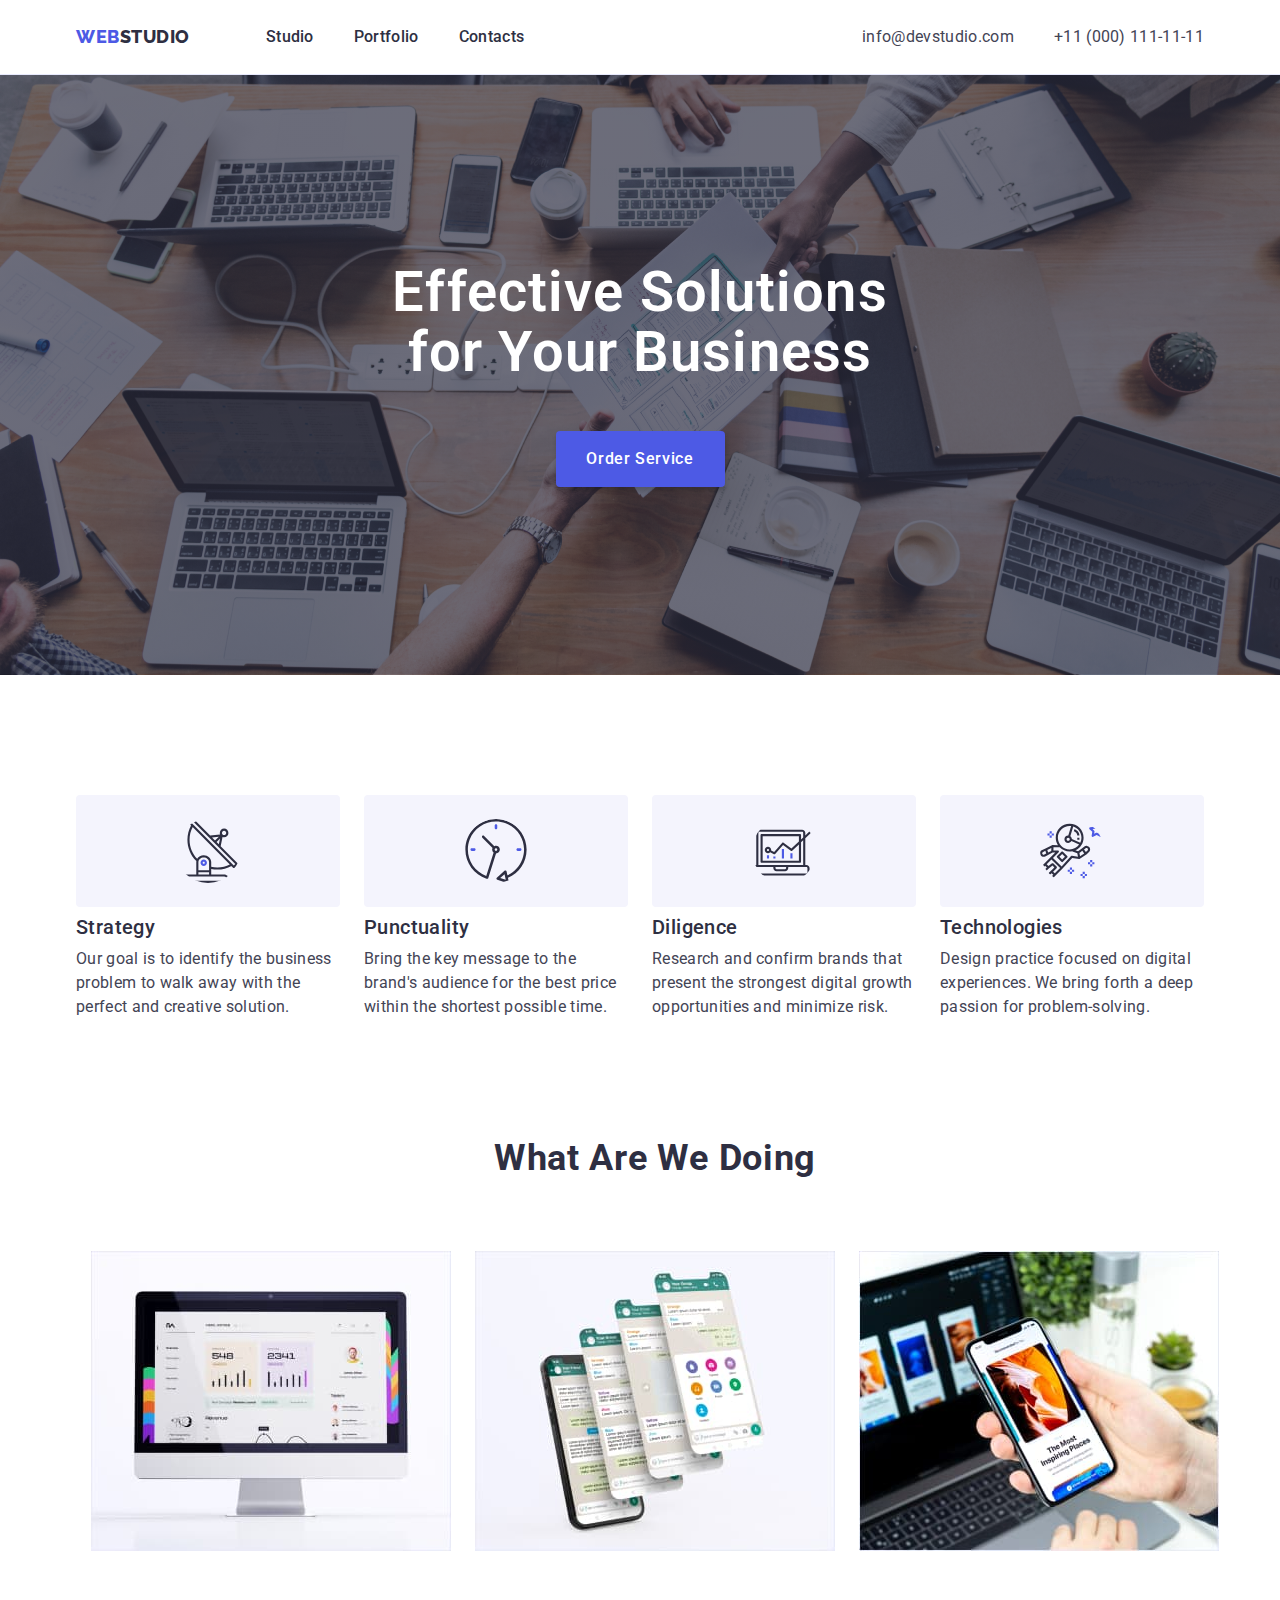
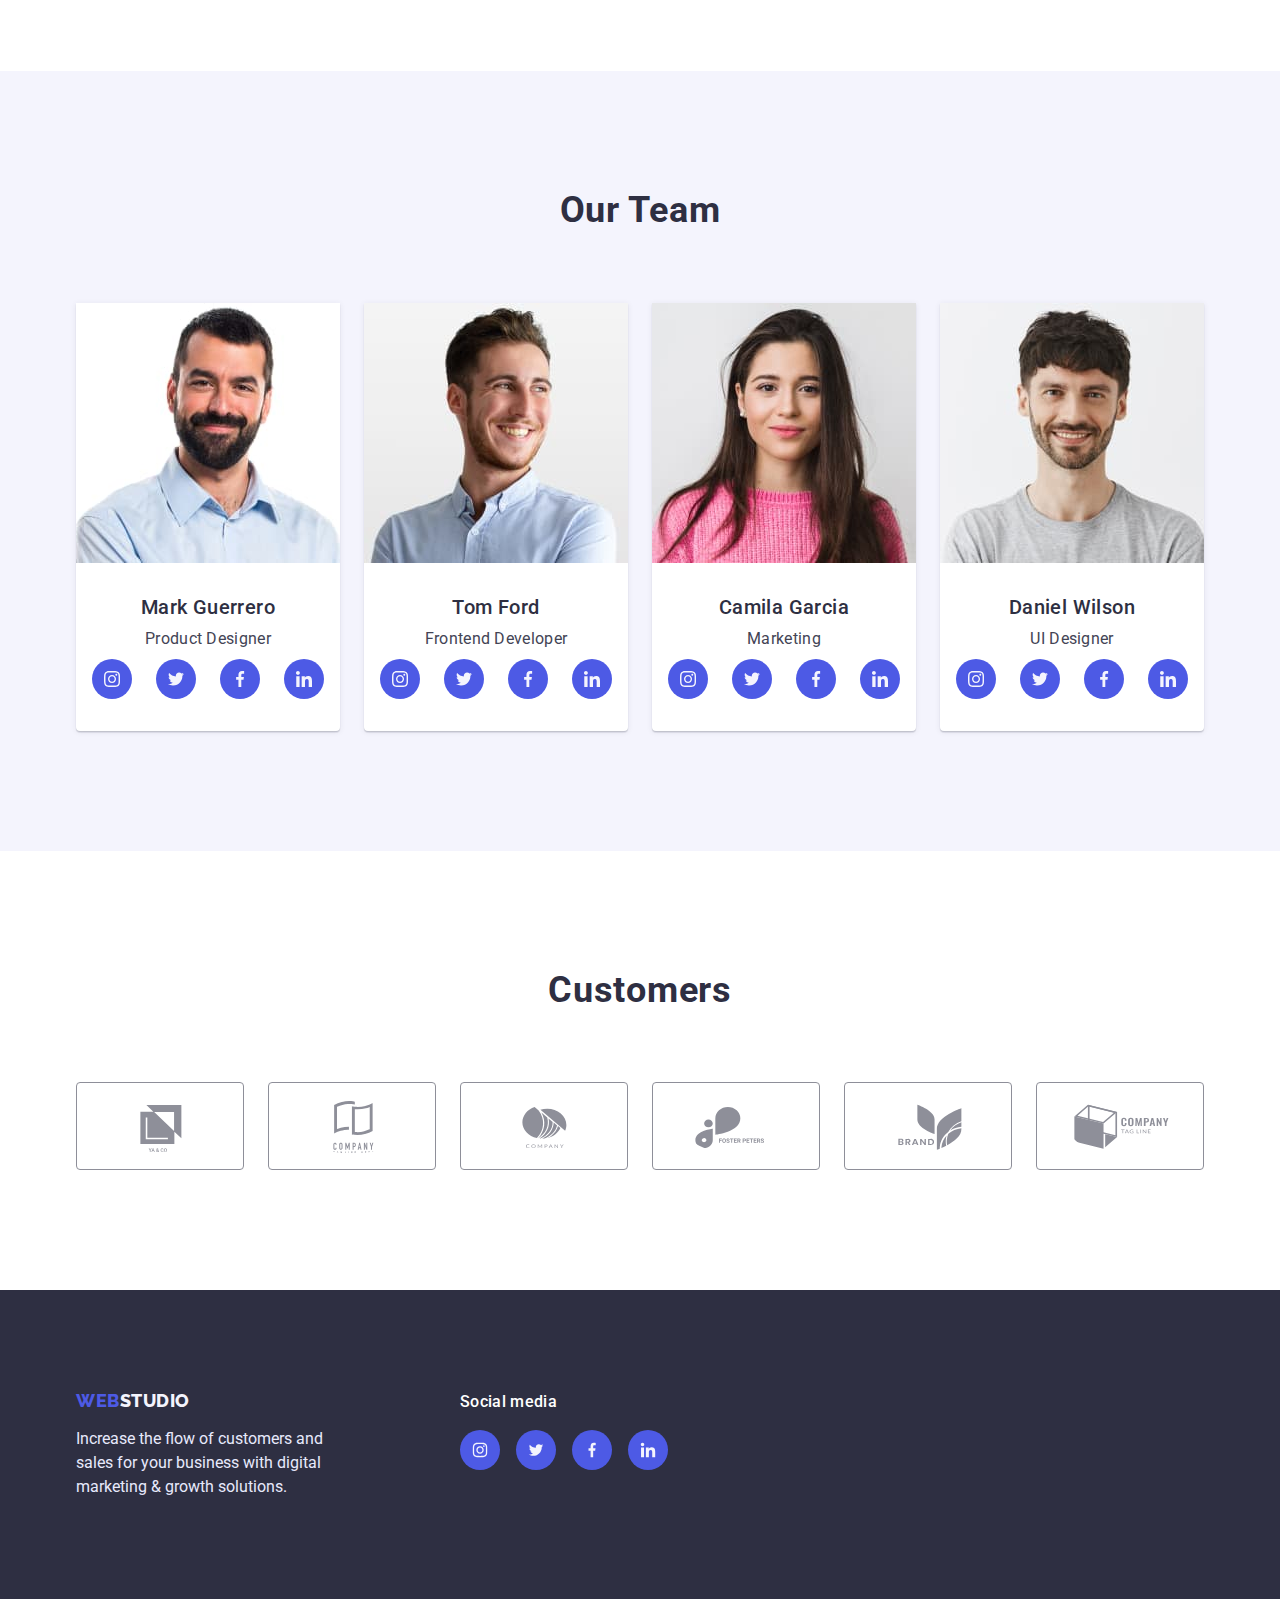
<file: index.html>
<!DOCTYPE html>
<html lang="en">

<head>
    <meta charset="UTF-8">
    <meta http-equiv="X-UA-Compatible" content="IE=edge">
    <meta name="viewport" content="width=device-width, initial-scale=1.0">
    <title>04-HW</title>
    <link rel="preconnect" href="https://fonts.googleapis.com">
    <link rel="preconnect" href="https://fonts.gstatic.com" crossorigin>
    <link href="https://fonts.googleapis.com/css2?family=Raleway:wght@800&family=Roboto:wght@400;500;700&display=swap"
        rel="stylesheet">
    <link rel="stylesheet"
        href="https://cdnjs.cloudflare.com/ajax/libs/modern-normalize/1.1.0/modern-normalize.min.css">
    <link rel="stylesheet" href="./css/styles.css">
    <link rel="shortcut icon" href="./images/favicon.svg">
</head>

<body>
    <div>
        <header class="header-section">
            <div class="flex-block container">
                <nav class="nav-section">
                    <a href="./index.html" class="logo-header link">Web<span class="accent-logo-heder">Studio</span></a>
                    <ul class="list nav-list">
                        <li><a href="./index.html" class="link-header link">Studio</a></li>
                        <li><a href="./portfolio.html" class="link-header link">Portfolio</a></li>
                        <li><a href="" class="link-header link">Contacts</a></li>
                    </ul>
                </nav>
                <address class="address">
                    <ul class="list address-list">
                        <li><a href="mailto:info@devstudio.com" class="address-item link">info@devstudio.com</a></li>
                        <li> <a href="tel:+110001111111" class="address-item link">+11 (000) 111-11-11</a></li>
                    </ul>
                </address>
            </div>
        </header>
        <main>
            <!-- HERO -->
            <section class="hero-section">
                <div class="hero-block container">
                    <h1 class="hero-title">Effective Solutions for Your Business</h1>
                    <button type="button" class="modal-button">Order Service</button>
                </div>
            </section>
            <!-- POSSIBILITIES -->
            <section class="possibilities-section">
                <div class="flex-block container">
                    <h2 class="hidden-text">Possibilities</h2>
                    <ul class="list possibilities-list">
                        <li class="possibilities-item">
                            <div class="bg-rectangle"><svg class="customers-logo" width="64" height="64">
                                    <use href="./images/icons.svg#antenna"></use>
                                </svg></div>
                            <h3 class="list-title">Strategy</h3>
                            <p class="section-description">Our goal is to identify the business problem to walk away
                                with
                                the
                                perfect and creative solution.
                            </p>
                        </li>
                        <li class="possibilities-item">
                            <div class="bg-rectangle"><svg class="customers-logo" width="64" height="64">
                                    <use href="./images/icons.svg#clock"></use>
                                </svg></div>
                            <h3 class="list-title">Punctuality</h3>
                            <p class="section-description">Bring the key message to the brand's audience for the best
                                price
                                within the shortest possible
                                time.</p>
                        </li>
                        <li class="possibilities-item">
                            <div class="bg-rectangle"><svg class="customers-logo" width="64" height="64">
                                    <use href="./images/icons.svg#diagram"></use>
                                </svg></div>
                            <h3 class="list-title">Diligence</h3>
                            <p class="section-description">Research and confirm brands that present the strongest
                                digital
                                growth
                                opportunities and minimize
                                risk.</p>
                        </li>
                        <li class="possibilities-item">
                            <div class="bg-rectangle"><svg class="customers-logo" width="64" height="64">
                                    <use href="./images/icons.svg#astronaut"></use>
                                </svg></div>
                            <h3 class="list-title">Technologies</h3>
                            <p class="section-description">Design practice focused on digital experiences. We bring
                                forth a
                                deep
                                passion for
                                problem-solving.</p>
                        </li>
                    </ul>
                </div>
            </section>
            <!-- WHAT ARE WE DOING -->
            <section class="section-bottom container">
                <div class="section container">
                    <h2 class="section-title">What are we doing</h2>
                    <ul class="list we-are">
                        <li class="section-bottom-item"><img src="./images/section-01_img-01.jpg" alt="Computer"
                                width="360"></li>
                        <li class="section-bottom-item"><img src="./images/section-01_img-02.jpg" alt="Software"
                                width="360"></li>
                        <li class="section-bottom-item"><img src="./images/section-01_img-03.jpg" alt="smartphone"
                                width="360"></li>
                    </ul>
                </div>
            </section>
            <!-- TEAM SECTION -->
            <section class="team-section">
                <div class="team-box container">
                    <h2 class="section-title">Our Team</h2>
                    <ul class="list team-cards">
                        <!-- CARD-01 -->
                        <li class="team-list">
                            <img src="./images/section-02_img-01.jpg" alt="Product_Designer" width="264">
                            <div class="card-box">
                                <h3 class="list-title">Mark Guerrero</h3>
                                <p class="list-description">Product Designer</p>
                                <ul class=" list team-social-list">
                                    <li class="team-social-items">
                                        <a href="https://www.instagram.com/" class="team-social">
                                            <svg class="team-social-icons" width="16" height="16">
                                                <use href="./images/icons.svg#instagram-cards"></use>
                                            </svg>
                                        </a>
                                    </li>
                                    <li class="team-social-items">
                                        <a href="https://twitter.com/" class="team-social">
                                            <svg class="team-social-icons" width="16" height="16">
                                                <use href="./images/icons.svg#twitter-cards"></use>
                                            </svg>
                                        </a>
                                    </li>
                                    <li class="team-social-items">
                                        <a href="https://uk-ua.facebook.com/" class="team-social">
                                            <svg class="team-social-icons" width="16" height="16">
                                                <use href="./images/icons.svg#facebook-cards"></use>
                                            </svg>
                                        </a>
                                    </li>
                                    <li class="team-social-items">
                                        <a href="https://www.linkedin.com/" class="team-social">
                                            <svg class="team-social-icons" width="16" height="16">
                                                <use href="./images/icons.svg#linkedin-cards"></use>
                                            </svg>
                                        </a>
                                    </li>
                                </ul>
                            </div>
                        </li>
                        <!-- CARD-02 -->
                        <li class="team-list">
                            <img src="./images/section-02_img-02.jpg" alt="Frontend_Developer" width="264">
                            <div class="card-box">
                                <h3 class="list-title">Tom Ford</h3>
                                <p class="list-description">Frontend Developer</p>
                                <ul class=" list team-social-list">
                                    <li class="team-social-items">
                                        <a href="https://www.instagram.com/" class="team-social">
                                            <svg class="team-social-icons" width="16" height="16">
                                                <use href="./images/icons.svg#instagram-cards"></use>
                                            </svg>
                                        </a>
                                    </li>
                                    <li class="team-social-items">
                                        <a href="https://twitter.com/" class="team-social">
                                            <svg class="team-social-icons" width="16" height="16">
                                                <use href="./images/icons.svg#twitter-cards"></use>
                                            </svg>
                                        </a>
                                    </li>
                                    <li class="team-social-items">
                                        <a href="https://uk-ua.facebook.com/" class="team-social">
                                            <svg class="team-social-icons" width="16" height="16">
                                                <use href="./images/icons.svg#facebook-cards"></use>
                                            </svg>
                                        </a>
                                    </li>
                                    <li class="team-social-items">
                                        <a href="https://www.linkedin.com/" class="team-social">
                                            <svg class="team-social-icons" width="16" height="16">
                                                <use href="./images/icons.svg#linkedin-cards"></use>
                                            </svg>
                                        </a>
                                    </li>
                                </ul>
                            </div>
                        </li>
                        <!-- CARD-03 -->
                        <li class="team-list">
                            <img src="./images/section-02_img-03.jpg" alt="Marketing" width="264">
                            <div class="card-box">
                                <h3 class="list-title">Camila Garcia</h3>
                                <p class="list-description">Marketing</p>
                                <ul class=" list team-social-list">
                                    <li class="team-social-items">
                                        <a href="https://www.instagram.com/" class="team-social">
                                            <svg class="team-social-icons" width="16" height="16">
                                                <use href="./images/icons.svg#instagram-cards"></use>
                                            </svg>
                                        </a>
                                    </li>
                                    <li class="team-social-items">
                                        <a href="https://twitter.com/" class="team-social">
                                            <svg class="team-social-icons" width="16" height="16">
                                                <use href="./images/icons.svg#twitter-cards"></use>
                                            </svg>
                                        </a>
                                    </li>
                                    <li class="team-social-items">
                                        <a href="https://uk-ua.facebook.com/" class="team-social">
                                            <svg class="team-social-icons" width="16" height="16">
                                                <use href="./images/icons.svg#facebook-cards"></use>
                                            </svg>
                                        </a>
                                    </li>
                                    <li class="team-social-items">
                                        <a href="https://www.linkedin.com/" class="team-social">
                                            <svg class="team-social-icons" width="16" height="16">
                                                <use href="./images/icons.svg#linkedin-cards"></use>
                                            </svg>
                                        </a>
                                    </li>
                                </ul>
                            </div>
                        </li>
                        <!-- CARD-04 -->
                        <li class="team-list">
                            <img src="./images/section-02_img-04.jpg" alt="UI_Designer" width="264">
                            <div class="card-box">
                                <h3 class="list-title">Daniel Wilson</h3>
                                <p class="list-description">UI Designer</p>
                                <ul class=" list team-social-list">
                                    <li class="team-social-items">
                                        <a href="https://www.instagram.com/" class="team-social">
                                            <svg class="team-social-icons" width="16" height="16">
                                                <use href="./images/icons.svg#instagram-cards"></use>
                                            </svg>
                                        </a>
                                    </li>
                                    <li class="team-social-items">
                                        <a href="https://twitter.com/" class="team-social">
                                            <svg class="team-social-icons" width="16" height="16">
                                                <use href="./images/icons.svg#twitter-cards"></use>
                                            </svg>
                                        </a>
                                    </li>
                                    <li class="team-social-items">
                                        <a href="https://uk-ua.facebook.com/" class="team-social">
                                            <svg class="team-social-icons" width="16" height="16">
                                                <use href="./images/icons.svg#facebook-cards"></use>
                                            </svg>
                                        </a>
                                    </li>
                                    <li class="team-social-items">
                                        <a href="https://www.linkedin.com/" class="team-social">
                                            <svg class="team-social-icons" width="16" height="16">
                                                <use href="./images/icons.svg#linkedin-cards"></use>
                                            </svg>
                                        </a>
                                    </li>
                                </ul>
                            </div>
                        </li>
                    </ul>
                </div>
            </section>
            <!-- CUSTOMERS -->
            <section class="customers-section">

                <div class="container">
                    <h2 class="customers-title">Customers</h2>
                    <ul class="customers-list list">
                        <li class="customers-item">
                            <a href="https://google.com" class="customers-logo-link">
                                <svg class="customers-logo" width="104" height="56">
                                    <use href="./images/icons.svg#customers1"></use>
                                </svg>
                            </a>
                        </li>
                        <li class="customers-item">
                            <a href="https://google.com" class="customers-logo-link">
                                <svg class="customers-logo" width="104" height="56">
                                    <use href="./images/icons.svg#customers2"></use>
                                </svg>
                            </a>
                        </li>
                        <li class="customers-item">
                            <a href="https://google.com" class="customers-logo-link">
                                <svg class="customers-logo" width="104" height="56">
                                    <use href="./images/icons.svg#customers3"></use>
                                </svg>
                            </a>
                        </li>
                        <li class="customers-item">
                            <a href="https://google.com" class="customers-logo-link">
                                <svg class="customers-logo" width="104" height="56">
                                    <use href="./images/icons.svg#customers4"></use>
                                </svg>
                            </a>
                        </li>
                        <li class="customers-item">
                            <a href="https://google.com" class="customers-logo-link">
                                <svg class="customers-logo" width="104" height="56">
                                    <use href="./images/icons.svg#customers5"></use>
                                </svg>
                            </a>
                        </li>
                        <li class="customers-item">
                            <a href="https://google.com" class="customers-logo-link">
                                <svg class="customers-logo" width="104" height="56">
                                    <use href="./images/icons.svg#customers6"></use>
                                </svg>
                            </a>
                        </li>
                    </ul>
                </div>
            </section>
        </main>
        <!-- FOOTER -->
        <footer class="footer-section">
            <div class="footer-box container">
                <div class="footer-left-box"><a href="./index.html" class="logo-footer link">Web<span
                            class="accent-logo-footer">Studio</span></a>
                    <p class="footer-description">Increase the flow of customers and sales for your business with
                        digital
                        marketing
                        & growth solutions.</p>
                </div>
                <div>
                    <p class="footer-title-social">Social media</p>
                    <ul class="list footer-social-list">
                        <li class="footer-social-item">
                            <a href="" class="footer-social-link">
                                <svg class="footer-social-icons" width="24" height="24">
                                    <use href="./images/icons.svg#instagram-footer"></use>
                                </svg>
                            </a>
                        </li>
                        <li class="footer-social-item"><a href="" class="footer-social-link">
                                <svg class="footer-social-icons" width="24" height="24">
                                    <use href="./images/icons.svg#twitter-footer"></use>
                                </svg>
                            </a>
                        </li>
                        <li class="footer-social-item">
                            <a href="" class="footer-social-link">
                                <svg class="footer-social-icons" width="24" height="24">
                                    <use href="./images/icons.svg#facebook-footer"></use>
                                </svg>
                            </a>
                        </li>
                        <li class="footer-social-item">
                            <a href="" class="footer-social-link">
                                <svg class="footer-social-icons" width="24" height="24">
                                    <use href="./images/icons.svg#linkedin-footer"></use>
                                </svg>
                            </a>
                        </li>
                    </ul>
                </div>
            </div>
        </footer>
    </div>
</body>

</html>
</file>
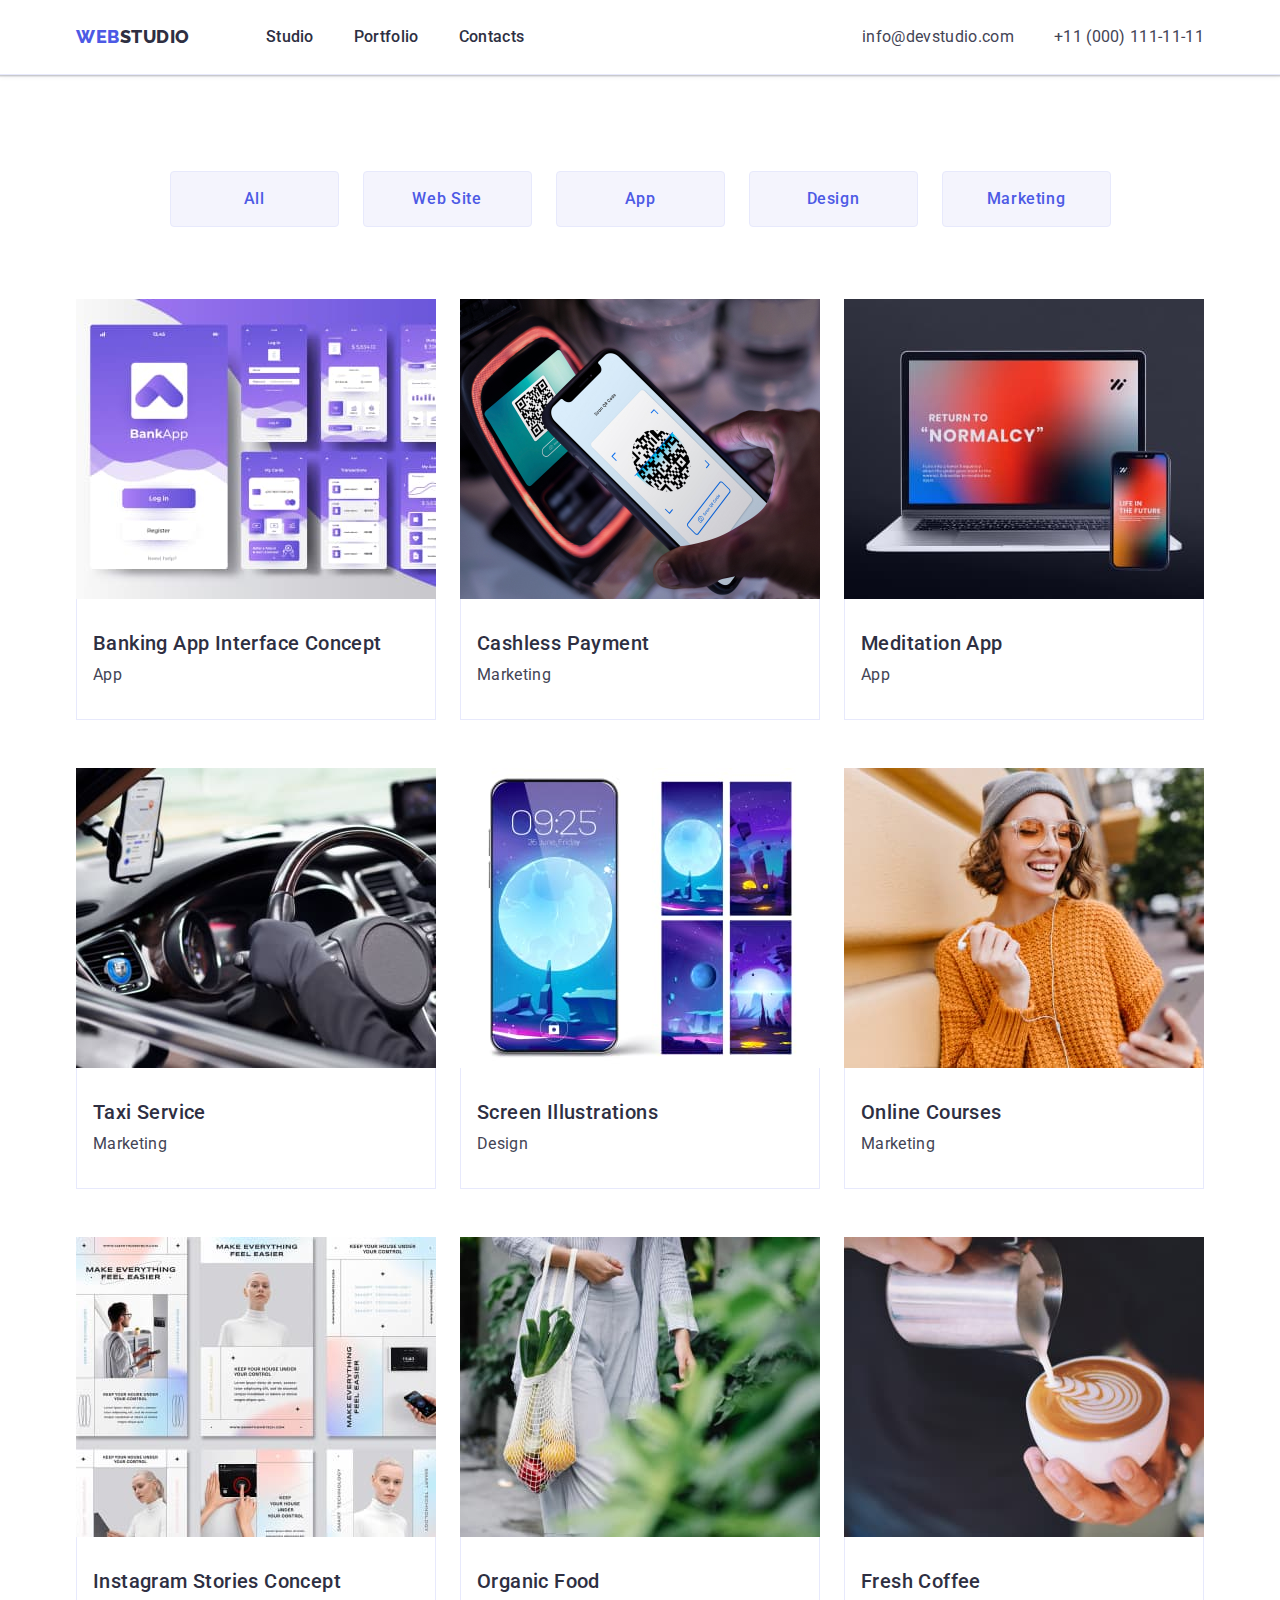
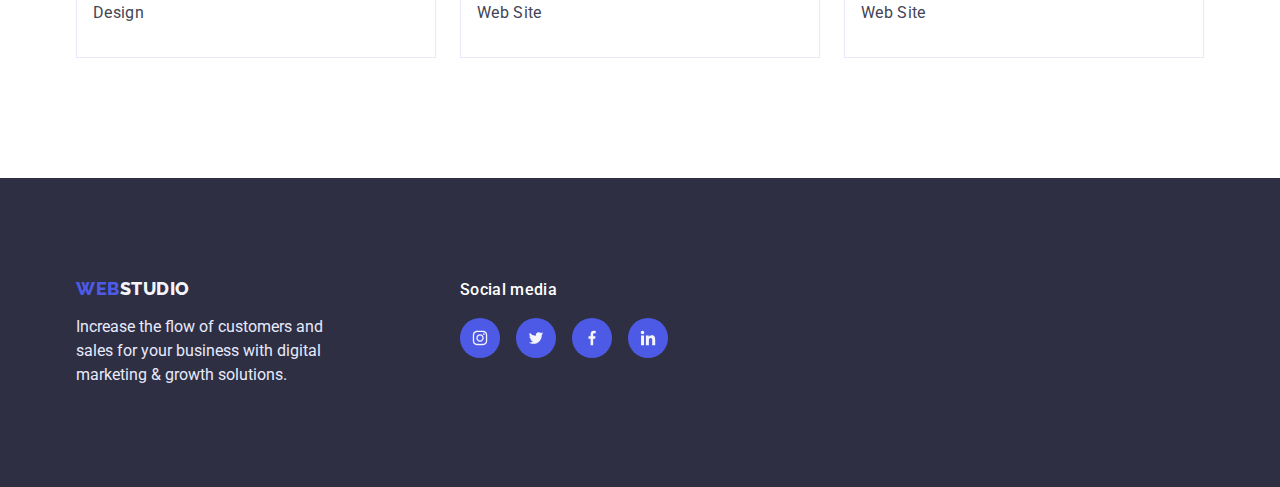
<file: portfolio.html>
<!DOCTYPE html>
<html lang="en">

<head>
    <meta charset="UTF-8">
    <meta http-equiv="X-UA-Compatible" content="IE=edge">
    <meta name="viewport" content="width=device-width, initial-scale=1.0">
    <title>04-HW</title>
    <link rel="preconnect" href="https://fonts.googleapis.com">
    <link rel="preconnect" href="https://fonts.gstatic.com" crossorigin>
    <link href="https://fonts.googleapis.com/css2?family=Raleway:wght@800&family=Roboto:wght@400;500;700&display=swap"
        rel="stylesheet">
    <link rel="stylesheet"
        href="https://cdnjs.cloudflare.com/ajax/libs/modern-normalize/1.1.0/modern-normalize.min.css">
    <link rel="stylesheet" href="./css/styles.css">
    <link rel="shortcut icon" href="./images/favicon.svg">
</head>

<body>
    <div>
        <!-- HEADER -->
        <header class="portfolio-header header-section">
            <div class="flex-block container">
                <nav class="nav-section">
                    <a href="./index.html" class="logo-header link">Web<span class="accent-logo-heder">Studio</span></a>
                    <ul class="list nav-list">
                        <li><a href="./index.html" class="link-header link">Studio</a></li>
                        <li><a href="./portfolio.html" class="link-header link">Portfolio</a></li>
                        <li><a href="" class="link-header link">Contacts</a></li>
                    </ul>
                </nav>
                <address class="address">
                    <ul class="list address-list">
                        <li><a href="mailto:info@devstudio.com" class="address-item link">info@devstudio.com</a></li>
                        <li> <a href="tel:+110001111111" class="address-item link">+11 (000) 111-11-11</a></li>
                    </ul>
                </address>
            </div>
        </header>
        <main>
            <section class="section-portfolio">
                <div class="container">
                    <h1 class="hidden-text">Portfolio page</h1>
                    <!-- NAV-MENU -->
                    <ul class="list list-nav">
                        <li><button type="button" class="portfolio-nav-btm">All</button></li>
                        <li><button type="button" class="portfolio-nav-btm">Web Site</button></li>
                        <li><button type="button" class="portfolio-nav-btm">App</button></li>
                        <li><button type="button" class="portfolio-nav-btm">Design</button></li>
                        <li><button type="button" class="portfolio-nav-btm">Marketing</button></li>
                    </ul>
                    <ul class="list gallery-box-card">
                        <!-- 01 -->
                        <li class="gallery-item">
                            <a href="portfolio.html" class="link gallery-link"><img src="./images/banking-app.jpg"
                                    alt="Banking App" width="360">
                                <div class="card-box-portfolio">
                                    <h2 class="list-title">Banking App Interface Concept</h2>
                                    <p class="section-description">App</p>
                                </div>
                            </a>
                        </li>
                        <!-- 02 -->
                        <li class="gallery-item">
                            <a href="portfolio.html" class="link gallery-link"><img src="./images/cashless-ayment.jpg"
                                    alt="Cashless Payment" width="360">
                                <div class="card-box-portfolio">
                                    <h2 class="list-title">Cashless Payment</h2>
                                    <p class="section-description">Marketing</p>
                                </div>
                            </a>
                        </li>
                        <!-- 03 -->
                        <li class="gallery-item">
                            <a href="portfolio.html" class="link gallery-link"><img src="./images/meditaion-app.jpg"
                                    alt="Meditaion App" width="360">
                                <div class="card-box-portfolio">
                                    <h2 class="list-title">Meditation App</h2>
                                    <p class="section-description">App</p>
                                </div>
                            </a>
                        </li>
                        <!-- 04 -->
                        <li class="gallery-item">
                            <a href="portfolio.html" class="link gallery-link"><img src="./images/taxi-service.jpg"
                                    alt="Taxi Service" width="360">
                                <div class="card-box-portfolio">
                                    <h2 class="list-title">Taxi Service</h2>
                                    <p class="section-description">Marketing</p>
                                </div>
                            </a>
                        </li>
                        <!-- 05 -->
                        <li class="gallery-item">
                            <a href="portfolio.html" class="link gallery-link"><img
                                    src="./images/screen-illustrations.jpg" alt="Screen Illustrations" width="360">
                                <div class="card-box-portfolio">
                                    <h2 class="list-title">Screen Illustrations</h2>
                                    <p class="section-description">Design</p>
                                </div>
                            </a>
                        </li>
                        <!-- 06 -->
                        <li class="gallery-item">
                            <a href="portfolio.html" class="link gallery-link"><img src="./images/online-courses.jpg"
                                    alt="Online Courses" width="360">
                                <div class="card-box-portfolio">
                                    <h2 class="list-title">Online Courses</h2>
                                    <p class="section-description">Marketing</p>
                                </div>
                            </a>
                        </li>
                        <!-- 07 -->
                        <li class="gallery-item">
                            <a href="portfolio.html" class="link gallery-link"><img src="./images/instagram-stories.jpg"
                                    alt=">Instagram Stories Concept" width="360">
                                <div class="card-box-portfolio">
                                    <h2 class="list-title">Instagram Stories Concept</h2>
                                    <p class="section-description">Design</p>
                                </div>
                            </a>
                        </li>
                        <!-- 08 -->
                        <li class="gallery-item">
                            <a href="portfolio.html" class="link gallery-link"><img src="./images/organic-food.jpg"
                                    alt="Organic Food" width="360">
                                <div class="card-box-portfolio">
                                    <h2 class="list-title">Organic Food</h2>
                                    <p class="section-description">Web Site</p>
                                </div>
                            </a>
                        </li>
                        <!-- 09 -->
                        <li class="gallery-item">
                            <a href="portfolio.html" class="link gallery-link"><img src="./images/fresh-coffee.jpg"
                                    alt="Fresh Coffee" width="360">
                                <div class="card-box-portfolio">
                                    <h2 class="list-title">Fresh Coffee</h2>
                                    <p class="section-description">Web Site</p>
                                </div>
                            </a>
                        </li>
                    </ul>
                </div>
            </section>
        </main>
        <!-- FOOTER -->
        <footer class="footer-section">
            <div class="footer-box container">
                <div class="footer-left-box"><a href="./index.html" class="logo-footer link">Web<span
                            class="accent-logo-footer">Studio</span></a>
                    <p class="footer-description">Increase the flow of customers and sales for your business with
                        digital
                        marketing
                        & growth solutions.</p>
                </div>
                <div>
                    <p class="footer-title-social">Social media</p>
                    <ul class="list footer-social-list">
                        <li class="footer-social-item">
                            <a href="" class="footer-social-link">
                                <svg class="footer-social-icons" width="24" height="24">
                                    <use href="./images/icons.svg#instagram-footer"></use>
                                </svg>
                            </a>
                        </li>
                        <li class="footer-social-item"><a href="" class="footer-social-link">
                                <svg class="footer-social-icons" width="24" height="24">
                                    <use href="./images/icons.svg#twitter-footer"></use>
                                </svg>
                            </a>
                        </li>
                        <li class="footer-social-item">
                            <a href="" class="footer-social-link">
                                <svg class="footer-social-icons" width="24" height="24">
                                    <use href="./images/icons.svg#facebook-footer"></use>
                                </svg>
                            </a>
                        </li>
                        <li class="footer-social-item">
                            <a href="" class="footer-social-link">
                                <svg class="footer-social-icons" width="24" height="24">
                                    <use href="./images/icons.svg#linkedin-footer"></use>
                                </svg>
                            </a>
                        </li>
                    </ul>
                </div>
            </div>
        </footer>
</body>
</div>

</html>
</file>
<file: css/styles.css>
:root {
    --primary-text-color: #434455;
    /* --indent: 20px;
    --items: 5; */
}

body {
    font-family: 'Roboto', sans-serif;
    font-weight: 400;
    font-size: 16px;
    color: #434455;
    background-color: #ffffff;
}

.list {
    list-style: none;
}

.link {
    text-decoration: none;
}

.accent-logo-heder {
    color: #2e2f42;
}

.accent-logo-footer {
    color: #F4F4FD;
}

/*========= RESET======= */
.hidden-text {
    display: none;
    max-width: 496px;
}

body {
    margin: 0;
    padding: 0;
    /* display: flex;
    margin: 0 auto; */
}

ul {
    margin: 0;
    padding: 0;
}

h1,
h2,
h3,
h4 {
    margin: 0;
    padding: 0;
}

img {
    display: block;
    /* margin: 0 auto; */
}

p {
    margin: 0;
    padding: 0;
}

/* ========== RESET ========== */

.flex-block {
    display: flex;
}

/* ========= HEADER ========= */

.header-box {
    width: 1158px;
    margin: 0 auto;
    display: flex;
    padding: 25px 0;
}

.header-section {
    padding: 25px 0;
    border-bottom: 1px solid #e7e9fc;
    box-shadow: 0px 2px 1px rgba(46, 47, 66, 0.08), 0px 1px 1px rgba(46, 47, 66, 0.16), 0px 1px 6px rgba(46, 47, 66, 0.08);
}

.nav-section {
    display: flex;
    align-items: center;
}

.logo-header {
    margin-right: 76px;
    font-family: 'Raleway', sans-serif;
    font-weight: 800;
    font-size: 18px;
    line-height: 1.17;
    letter-spacing: 0.03em;
    text-transform: uppercase;
    color: #4D5AE5;
}

.nav-list {
    display: flex;
    gap: 40px;
}

.link-header {
    font-weight: 500;
    font-size: 16px;
    line-height: 1.5;
    letter-spacing: 0.02em;
    color: #2E2F42;
    padding: 24px 0;
}

.link-header:hover,
.link-header:focus {
    color: #404bbf
}

.address-list {
    display: flex;
    gap: 40px;
}

.address {
    margin-left: auto;
    font-style: normal;
    font-weight: 400;
    font-size: 16px;
    line-height: 1.5;
    letter-spacing: 0.02em;
    color: #434455;
}

.address-item {
    color: #434455;
    padding: 24px 0;
}

.address-item:hover,
.address-item:focus {
    color: #404bbf;
}

/* ========== HERO ========== */

.hero-section {
    background-color: #2E2F42;
    background-image: linear-gradient(rgba(46, 47, 66, 0.7), rgba(46, 47, 66, 0.7)), url(../images/bg-hero.jpg);
    background-repeat: no-repeat;
    background-position: center;
    background-size: cover;
    padding: 188px 0;
    max-width: 1440px;
    margin: 0 auto;
}

.hero-block {
    display: block;
    width: 496px;
    margin: 0 auto;
    text-align: center;
}

.hero-title {
    max-width: 496px;
    text-align: center;
    font-weight: 600;
    font-size: 56px;
    text-align: center;
    line-height: 1.07;
    letter-spacing: 0.02em;
    color: #FFFFFF;
    margin: 0 auto 48px;
}

.modal-button {
    display: block;
    font-family: "Roboto", sans-serif;
    font-weight: 500;
    line-height: 1.5;
    letter-spacing: 0.04em;
    cursor: pointer;
    font-size: 16px;
    color: #ffffff;
    background-color: #4D5AE5;
    border-radius: 4px;
    box-shadow: 0px 4px 4px rgba(0, 0, 0, 0.15);
    margin: 0 auto;
    min-width: 169px;
    height: 56px;
}

.modal-button:hover,
.modal-button:focus {
    background-color: #404BBF
}

/* ========== HERO ========== */

/* ========== POSSIBILITIES ========== */
.possibilities-section {
    margin: 0 auto;
    width: 1158px;
    padding: 120px 0;
}

.possibilities-list {
    display: flex;
    flex-basis: calc((100% - 3 * 24px) / 4);
    gap: 24px;
}

.bg-rectangle {
    display: flex;
    justify-content: center;
    align-items: center;
    width: 264px;
    height: 112px;
    background: #F4F4FD;
    border-radius: 4px;
    margin-bottom: 8px;
}

.possibilities-item {
    width: 264px;
}

.possibilities-item h3 {
    margin-bottom: 8px;
}

.list-title {
    font-weight: 500;
    font-size: 20px;
    line-height: 1.2;
    letter-spacing: 0.02em;
    color: #2E2F42;
    margin-bottom: 8px;
}

.section-description {
    line-height: 1.5;
    letter-spacing: 0.02em;
    color: var(--primary-text-color);
}

/* ===== SECTION BOTTOM ======= */
.we-are {
    display: flex;
    justify-content: center;
    gap: 24px;
}

.section-bottom-item {
    flex-basis: calc((100% - 48px) / 3);
}

.section-bottom.container {
    padding-bottom: 120px;
    margin: 0 auto;
    width: 1158px;
}

.section-bottom-item {
    background-color: #FFFFFF;
}

.section-bottom-description {
    font-weight: 500;
    line-height: 1.2;
    letter-spacing: 0.02em;
}

.section-title {
    text-align: center;
    text-transform: capitalize;
    font-weight: 700;
    font-size: 36px;
    line-height: 1.11;
    letter-spacing: 0.02em;
    color: #2E2F42;
    margin-bottom: 72px;
}

/* ===== TEAM SECTION ====== */
.team-section {
    background-color: #F4F4FD;
    padding: 120px 0;
}

.team-box {
    width: 1158px;
    margin: 0 auto;
}

.team-cards {
    display: flex;
    justify-content: space-between;
    flex-wrap: wrap;
    gap: 24px;
}

.card-box {
    padding: 32px 0;
    justify-content: center;
}

.team-list {
    background-color: #FFFFFF;
    text-align: center;
    box-shadow: 0px 1px 6px rgba(46, 47, 66, 0.08), 0px 1px 1px rgba(46, 47, 66, 0.16), 0px 2px 1px rgba(46, 47, 66, 0.08);
    border-radius: 0px 0px 4px 4px;
    flex-basis: calc((100% - 3 * 24px) / 4);
}

.list-description {
    font-size: 16px;
    line-height: 1.5;
    letter-spacing: 0.02em;
    margin-bottom: 8px;
}

.team-social {
    display: flex;
    justify-content: center;
    background-color: #4d5ae5;
    border-radius: 50%;
    align-items: center;
    width: 100%;
    height: 100%;
}

.team-social:hover,
.team-social:focus {
    background-color: #404bbf;
}

.team-social-icons {
    border-radius: 50%;
    width: 100%;
    height: 100%;
    fill: #f4f4fd;
}

.team-social-list {
    display: flex;
    justify-content: center;
    gap: 24px;
    margin: 0 auto;
}

.team-social-items {
    display: flex;
    justify-content: center;
    width: 40px;
    height: 40px
}

/* ======== CUSTOMERS ======= */
.customers-section {
    padding: 120px 0;
}

.customers-title {
    font-family: 'Roboto';
    font-style: normal;
    font-weight: 700;
    font-size: 36px;
    line-height: 1.1;
    text-align: center;
    letter-spacing: 0.02em;
    text-transform: capitalize;
    color: #2E2F42;
    margin-bottom: 72px;
}

.customers-list {
    display: flex;
    box-sizing: border-box;
    justify-content: center;
    align-items: center;
    gap: 24px;
}

.customers-item {
    display: flex;
    justify-content: center;
    align-items: center;
    width: calc((100% - 120px) / 6);
    height: 88px;
    border-radius: 4px;

}

.customers-logo {
    fill: #998e92;
    border-radius: 50%;
    fill: currentColor;
}

.customers-logo-link {
    display: flex;
    justify-content: center;
    align-items: center;
    border: 1px solid #8e8f99;
    border-radius: 4px;
    color: #8e8f99;
    width: 100%;
    height: 100%;
}

.customers-logo-link:hover,
.customers-logo-link:focus {
    border-color: #404bbf;
    color: #404bbf;
}

/* ========= FOOTER ========= */
.footer-section {

    background: #2E2F42;
    padding: 100px 0;
}

.footer-box {
    display: flex;
    align-items: baseline;
    margin: 0 auto;
    width: 1158px;
}

.footer-left-box {
    margin-right: 120px;
}

.footer-title-social {
    font-family: 'Roboto';
    font-style: normal;
    font-weight: 500;
    font-size: 16px;
    line-height: 1.5;
    letter-spacing: 0.02em;
    color: #FFFFFF;
    margin-bottom: 16px;
}

.footer-description {
    font-size: 16px;
    line-height: 1.5;
    color: #E7E9FC;
    width: 264px;
}

.logo-footer {
    display: inline-block;
    font-family: 'Raleway', sans-serif;
    font-weight: 800;
    text-transform: uppercase;
    font-size: 18px;
    line-height: 1.17;
    letter-spacing: 0.03em;
    color: #4d5ae5;
    margin-bottom: 16px;
}

.footer-social-list {
    display: flex;
    gap: 16px;
}

.footer-social-link {
    display: flex;
    justify-content: center;
    align-items: center;
    width: 100%;
    height: 100%;
    border-radius: 50%;
    background-color: #4d5ae5;
}

.footer-social-link:hover,
.footer-social-link:focus {
    background-color: #31d0aa;
}

.footer-social-icons {
    fill: #f4f4fd;
}

.footer-social-item {
    width: 40px;
    height: 40px;
}


/* ====== PORTFOLIO PAGE ===== */

.section-portfolio {
    padding: 96px 0 120px;
    margin: 0 auto;
}


.container {
    width: 1158px;
    margin: 0 auto;
    padding: 0 15px;

}

.portfolio-header {
    border-bottom: 1px solid #e7e9fc;
    padding: 25px 0;
}

.portfolio-nav-btm {
    cursor: pointer;
    font-family: "Roboto", sans-serif;
    font-weight: 500;
    font-size: 16px;
    line-height: 1.5;
    letter-spacing: 0.04em;
    background-color: #F4F4FD;
    color: #4D5AE5;
    background: #F4F4FD;
    border: 1px solid #E7E9FC;
    border-radius: 4px;
    padding: 12px 24px;
    min-width: 169px;
    height: 56px;
}

.portfolio-nav-btm:hover,
.portfolio-nav-btm:focus {
    background-color: #404BBF;
    color: #FFFFFF;
    border: 1px solid transparent;
    box-shadow: 0px 3px 1px rgba(0, 0, 0, 0.1), 0px 2px 1px rgba(0, 0, 0, 0.08), 0px 2px 2px rgba(0, 0, 0, 0.12);
}

.list-nav {
    display: flex;
    justify-content: center;
    margin-bottom: 72px;

}

.list-nav li:not(:last-child) {
    margin-right: 24px;
}

button {
    display: block;
    border: none;
    min-width: 169px;
    height: 56px
}

/* ===== GALLERY ======== */
.gallery-link {
    display: block;
}

.gallery-link:hover,
.gallery-link:focus {
    box-shadow: 0px 1px 6px rgba(46, 47, 66, 0.08), 0px 1px 1px rgba(46, 47, 66, 0.16), 0px 2px 1px rgba(46, 47, 66, 0.08);
}

.section-gallery {
    padding: 120px 0;
}

.gallery-box {
    margin: 0 auto;
    width: 1158px;
}

.gallery-box-card {
    display: flex;
    flex-wrap: wrap;
    justify-content: space-between;
    column-gap: 24px;
    row-gap: 48px;
    margin: 0 auto;

}

.gallery-item {
    width: calc((100% - 48px) / 3);
}

.card-box-portfolio {
    padding: 32px 16px;
    border: 1px solid #E7E9FC;
    border-top: none;
}

.card-box-portfolio h2 {
    margin-bottom: 8px;
}
</file>
